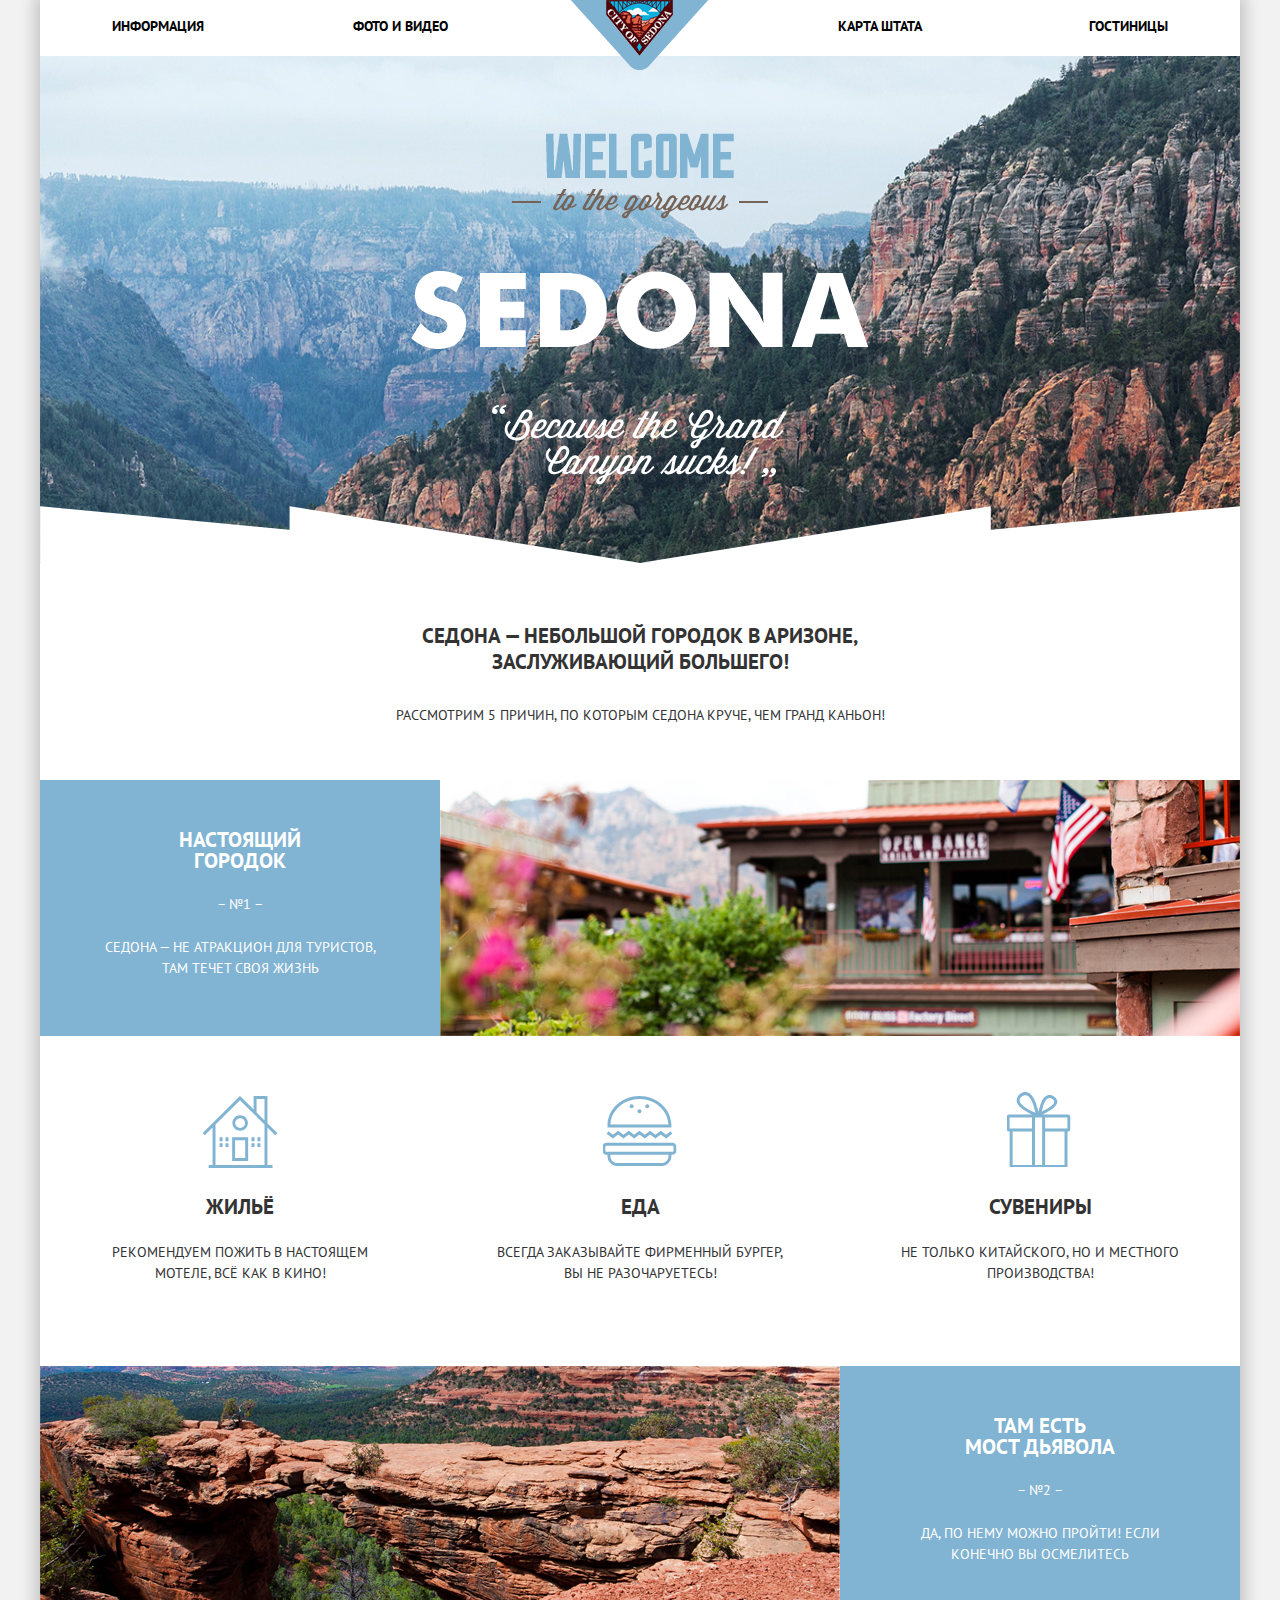
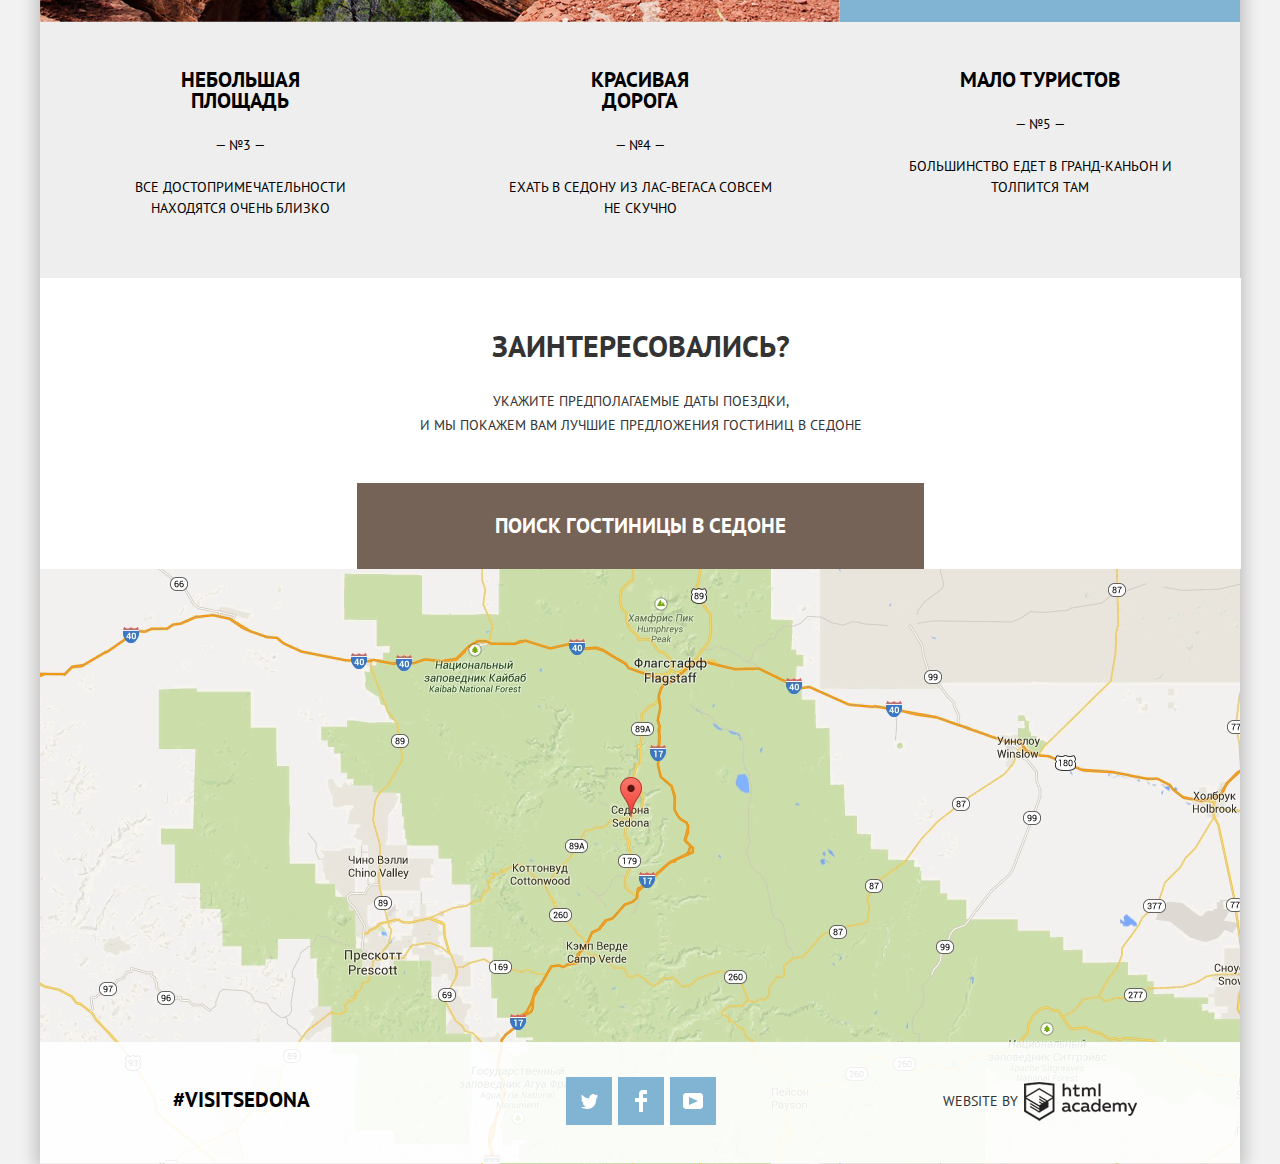
<file: index.html>
<!DOCTYPE html>
<html lang="ru">

<head>
  <meta charset="utf-8">
  <title>Седона</title>
  <link href="https://fonts.googleapis.com/css?family=PT+Sans:400,700&amp;subset=cyrillic" rel="stylesheet">
  <link href="css/normalize.min.css" rel="stylesheet">
  <link href="css/style.min.css" rel="stylesheet">
</head>

<body>
  <div class="container">
    <header class="main-header">
      <nav class="top-menu">

        <a class="logo">
          <img src="img/logo.png" width="138" height="70" alt="Логотип">
        </a>
        <ul class="main-navigation">
          <li class="menu-item">
            <a href="#">Информация</a>
          </li>
          <li class="menu-item">
            <a href="#">Фото и Видео</a>
          </li>
          <li class="menu-item">
            <a href="#">Карта Штата</a>
          </li>
          <li class="menu-item">
            <a href="catalog.html">Гостиницы</a>
          </li>
        </ul>
      </nav>
    </header>
    <main class="content">
      <section class="main-banner">
        <img class="intro-banner" src="img/intro-banner.png" width="458" height="352" alt="Баннер на главной">
      </section>
      <section class="header-banner">
        <h1>
          СЕДОНА — небольшой городок в АРИЗОНЕ, заслуживающий большего!
        </h1>
        <p>Рассмотрим 5 причин, по которым Седона круче, чем гранд каньон!</p>
      </section>
      <section class="description">
        <div class="description-item">
          <h2>Настоящий
            <br> городок
          </h2>
          <span>– №1 –</span>
          <p>Седона — не атракцион для туристов, там течет своя жизнь</p>
        </div>
        <div class="description-photo first"></div>
      </section>
      <section class="facilities">
        <div class="facilities-item item-one">
          <h2 class="facilities-header">Жильё</h2>
          <p>Рекомендуем пожить в настоящем мотеле, всё как в кино!</p>
        </div>
        <div class="facilities-item item-two">
          <h2 class="facilities-header">Еда</h2>
          <p>Всегда заказывайте фирменный бургер, вы не разочаруетесь!</p>
        </div>
        <div class="facilities-item item-three">
          <h2 class="facilities-header">Сувениры</h2>
          <p>Не только китайского, но и местного производства!</p>
        </div>
      </section>
      <section class="description">
        <div class="description-photo second"></div>
        <div class="description-item">
          <h2>Там есть
            <br> мост дьявола </h2>
          <span>– №2 –</span>
          <p>Да, по нему можно пройти! Если конечно вы осмелитесь </p>
        </div>
      </section>
      <section class="advantages">
        <div class="advantages-item">
          <h2>Небольшая площадь</h2>
          <span>— №3 —</span>
          <p>Все достопримечательности находятся очень близко</p>
        </div>
        <div class="advantages-item">
          <h2>Красивая дорога</h2>
          <span>— №4 —</span>
          <p>Ехать в Седону из Лас-Вегаса совсем не скучно</p>
        </div>
        <div class="advantages-item">
          <h2>Мало туристов</h2>
          <span>— №5 —</span>
          <p>Большинство едет в Гранд-Каньон и толпится там</p>
        </div>
      </section>
      <section class="interest">
        <h2>Заинтересовались?</h2>
        <p>Укажите предполагаемые даты поездки,
          <br> и мы покажем вам лучшие предложения гостиниц в Cедоне</p>
        <a class="search-btn">Поиск гостиницы в седоне</a>
      </section>
      <section class="map">
        <form class="search-form" action="https://echo.htmlacademy.ru/" method="get">

          <label class="entry" for="date-of-entry">Дата заезда: </label>

          <a class="date-of-entry" href="#"></a>
          <button class="calendar of-entry">
            <svg xmlns="http://www.w3.org/2000/svg" width="21" height="22" viewBox="0 0 21 22">
              <path d="M19.251 2.025h-2.845V.648c0-.381-.294-.689-.656-.689-.363 0-.656.308-.656.689v1.377h-3.938V.648c0-.381-.294-.689-.655-.689-.363 0-.657.308-.657.689v1.377H5.906V.648c0-.381-.294-.689-.656-.689-.363 0-.657.308-.657.689v1.377H1.75C.784 2.025 0 2.847 0 3.862v16.302C0 21.179.784 22 1.75 22h17.501c.966 0 1.749-.821 1.749-1.836V3.862c0-1.015-.783-1.837-1.749-1.837zm.437 18.139a.448.448 0 0 1-.437.459H1.75a.45.45 0 0 1-.438-.459V3.862a.45.45 0 0 1 .438-.459h2.844v1.378c0 .381.294.689.657.689.362 0 .656-.308.656-.689V3.403h3.938v1.378c0 .381.294.689.657.689.361 0 .655-.308.655-.689V3.403h3.938v1.378c0 .381.293.689.656.689.362 0 .656-.308.656-.689V3.403h2.845c.241 0 .437.206.437.459v16.302z"
              />
              <path d="M4.594 8.225h2.625v2.066H4.594zM4.594 11.668h2.625v2.067H4.594zM4.594 15.112h2.625v2.066H4.594zM9.188 15.112h2.625v2.066H9.188zM9.188 11.668h2.625v2.067H9.188zM9.188 8.225h2.625v2.066H9.188zM13.781 15.112h2.625v2.066h-2.625zM13.781 11.668h2.625v2.067h-2.625zM13.781 8.225h2.625v2.066h-2.625z"
              />
            </svg>
          </button>


          <input type="text" name="date-of-entry" id="date-of-entry" placeholder="24 апреля 2017">


          <label class="departure" for="date-of-departure">Дата выезда: </label>

          <a class="date-of-departure" href="#"></a>
          <button class="calendar of-departure">
            <svg xmlns="http://www.w3.org/2000/svg" width="21" height="22" viewBox="0 0 21 22">
              <path d="M19.251 2.025h-2.845V.648c0-.381-.294-.689-.656-.689-.363 0-.656.308-.656.689v1.377h-3.938V.648c0-.381-.294-.689-.655-.689-.363 0-.657.308-.657.689v1.377H5.906V.648c0-.381-.294-.689-.656-.689-.363 0-.657.308-.657.689v1.377H1.75C.784 2.025 0 2.847 0 3.862v16.302C0 21.179.784 22 1.75 22h17.501c.966 0 1.749-.821 1.749-1.836V3.862c0-1.015-.783-1.837-1.749-1.837zm.437 18.139a.448.448 0 0 1-.437.459H1.75a.45.45 0 0 1-.438-.459V3.862a.45.45 0 0 1 .438-.459h2.844v1.378c0 .381.294.689.657.689.362 0 .656-.308.656-.689V3.403h3.938v1.378c0 .381.294.689.657.689.361 0 .655-.308.655-.689V3.403h3.938v1.378c0 .381.293.689.656.689.362 0 .656-.308.656-.689V3.403h2.845c.241 0 .437.206.437.459v16.302z"
              />
              <path d="M4.594 8.225h2.625v2.066H4.594zM4.594 11.668h2.625v2.067H4.594zM4.594 15.112h2.625v2.066H4.594zM9.188 15.112h2.625v2.066H9.188zM9.188 11.668h2.625v2.067H9.188zM9.188 8.225h2.625v2.066H9.188zM13.781 15.112h2.625v2.066h-2.625zM13.781 11.668h2.625v2.067h-2.625zM13.781 8.225h2.625v2.066h-2.625z"
              />
            </svg>

          </button>


          <input type="text" name="date-of-departure" id="date-of-departure" placeholder="4 июля 2017">

          <div class="amount">
            <label for="numAdult">Взрослые:</label>
            <button name="minus-adult" id="minusAdult" type="button">
              <span class="icon-minus"></span>
            </button>
            <input id="numAdult" type="text" placeholder="2">

            <button name="plus-adult" id="plusAdult" type="button">
              <span class="icon-plus"></span>
            </button>

            <label for="numChild">Дети</label>
            <button name="minus-children" id="minusChild" type="button" aria-label="минус">
              <span class="icon-minus"></span>
            </button>

            <input id="numChild" type="text" placeholder="0">
            <button name="plus-children" id="plusChild" type="button" aria-label="плюс">
              <span class="icon-plus"></span>
            </button>
          </div>
          <button class="search-btn-blue" type="submit" aria-label="Найти">Найти</button>
        </form>

        <iframe src="https://www.google.com/maps/embed?pb=!1m18!1m12!1m3!1d564474.505247366!2d-112.00279115033129!3d34.87271362170046!2m3!1f0!2f0!3f0!3m2!1i1024!2i768!4f13.1!3m3!1m2!1s0x872da132f942b00d%3A0x5548c523fa6c8efd!2z0KHQtdC00L7QvdCwLCDQkNGA0LjQt9C-0L3QsCA4NjMzNiwg0KHQqNCQ!5e0!3m2!1sru!2sru!4v1462035967330"
          allowfullscreen=""></iframe>
      </section>
    </main>
    <footer class="footer footer-index">
      <div class="hashtag">
        <a href="#">#visitsedona</a>
      </div>
      <ul class="social">
        <li>
          <a class="social-btn tw" href="#">
            <span class="visually-hidden">Твиттер</span>
            <svg xmlns="http://www.w3.org/2000/svg" xmlns:xlink="http://www.w3.org/1999/xlink" width="17" height="15" viewBox="0 0 17 15">
              <path fill="#FFF" d="M10.95.144c1.685-.496 2.984.27 3.577 1.179.673-.231 1.331-.481 2.011-.708a2.345 2.345 0 0 1-.857 1.768c.685.17 1.304-.491 1.304-.491-.169 1-1.006 1.788-1.563 2.024-.231 6.75-3.175 11.217-10.077 11.082h-.446c-.41 0-4.164-.46-4.898-1.887 2.271.196 3.893-.422 4.693-1.177-.96-.3-2.679-.477-2.979-2.95.349.106.564.228 1.19.119C1.705 8.247.374 7.53.448 5.33c.285.328 1.067.536 1.34.472C1.085 5.561-.182 2.442.894.85c1.818 1.854 3.735 3.606 7.152 3.773C8.254 2.33 9.183.793 10.95.144z"
              />
            </svg>
          </a>
        </li>
        <li>
          <a class="social-btn fb" href="#">
            <span class="visually-hidden">Фейсбук</span>
            <svg xmlns="http://www.w3.org/2000/svg" width="12" height="22" viewBox="0 0 12 22">
              <path fill="#FFF" d="M12 4V0H8a4 4 0 0 0-4 4v4H0v4h4v10h4V12h4V8H8V4h4z" />
            </svg>
          </a>
        </li>
        <li>
          <a class="social-btn yt" href="#">
            <span class="visually-hidden">Ютуб</span>
            <svg xmlns="http://www.w3.org/2000/svg" xmlns:xlink="http://www.w3.org/1999/xlink" width="20" height="16" viewBox="0 0 20 16">
              <path fill="#FFF" d="M17 0H3C1.35 0 0 1.35 0 3v10c0 1.65 1.35 3 3 3h14c1.65 0 3-1.35 3-3V3c0-1.65-1.35-3-3-3zM6.027 11.998V4.002L15.014 8l-8.987 3.998z"
              />
            </svg>
          </a>
        </li>
      </ul>
      <div class="developer">
      <span>Website by</span>

      <a class="dlogo" href="https://htmlacademy.ru/intensive/htmlcss">
        <span class="developer-logo"></span>
      </a>

  </div>

  </footer>
  </div>
  <script src="js/script.min.js"></script>
</body>

</html>
</file>
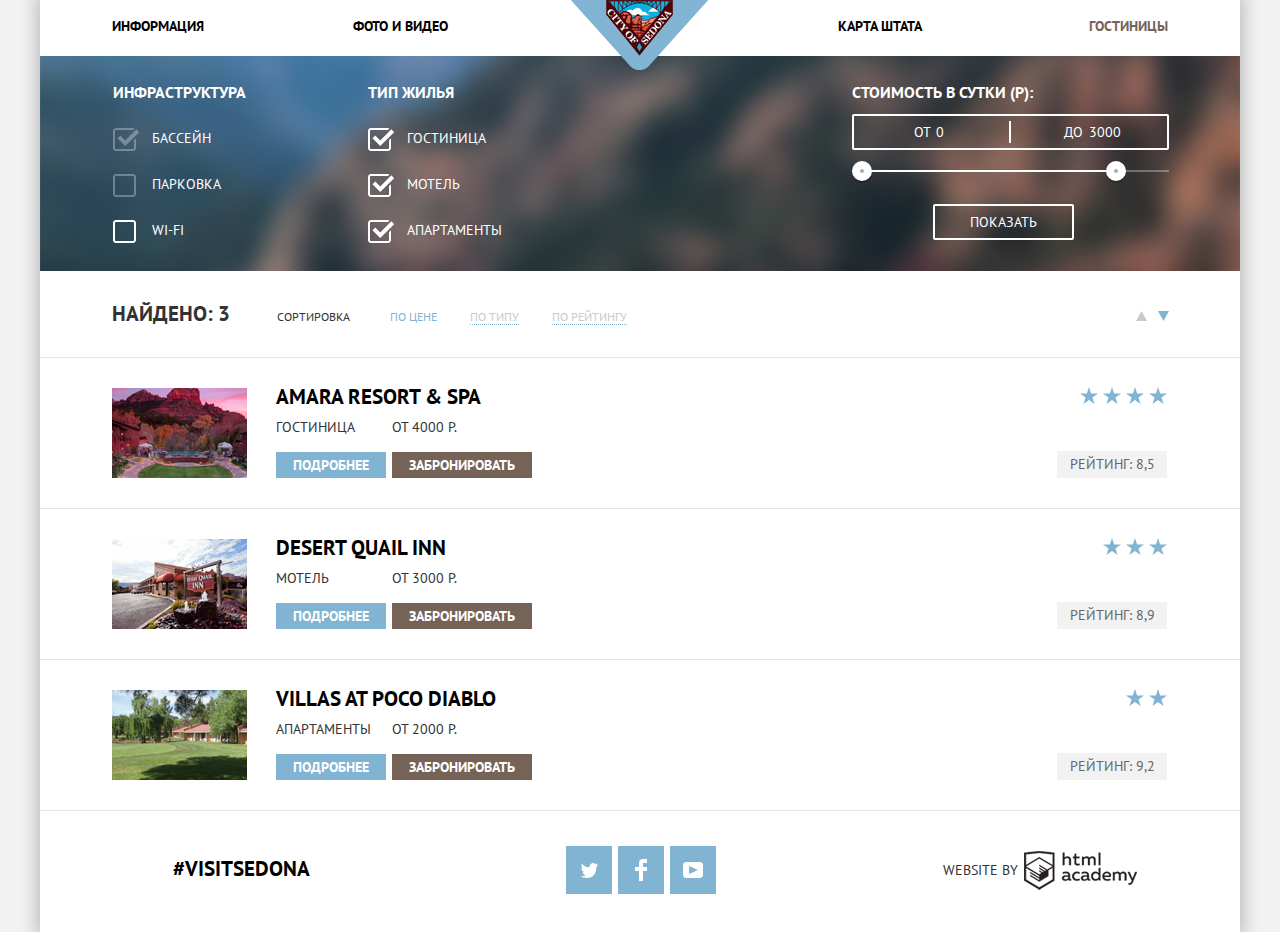
<file: catalog.html>
<!DOCTYPE html>
<html lang="ru">

<head>
  <meta charset="utf-8">
  <title>Седона</title>
  <link href="https://fonts.googleapis.com/css?family=PT+Sans:400,700&amp;subset=cyrillic" rel="stylesheet">
  <link href="css/normalize.min.css" rel="stylesheet">
  <link href="css/style.min.css" rel="stylesheet">
</head>

<body>
  <div class="container">
    <header class="main-header">
      <nav class="top-menu">
        <a class="logo" href="index.html">
          <img src="img/logo.png" width="138" height="70" alt="Логотип">
        </a>
        <ul class="main-navigation">
          <li class="menu-item">
            <a href="#">Информация</a>
          </li>
          <li class="menu-item">
            <a href="#">Фото и Видео</a>
          </li>
          <li class="menu-item">
            <a href="#">Карта Штата</a>
          </li>
          <li class="menu-item">
            <a class="active">Гостиницы</a>
          </li>
        </ul>
      </nav>
    </header>
    <main class="content">
      <section class="filter-block">
        <form class="filter-block-form" action="https://echo.htmlacademy.ru/" method="get">

          <div class="infrastructure">

            <h2>Инфраструктура</h2>

            <input type="checkbox" name="swimmingpool" value="Бассейн" id="i1" checked disabled>
            <label for="i1">Бассейн</label>


            <input type="checkbox" name="parking" value="Парковка" id="i2" disabled>
            <label for="i2">Парковка</label>


            <input type="checkbox" name="wi-fi" value="wi-fi" id="i3">
            <label for="i3">wi-fi</label>
          </div>
          <div class="accommodation">

            <h2>Тип жилья</h2>
            <div class="filter-checkbox">
              <input type="checkbox" name="hotel" value="Гостиница" id="a1" checked>
              <label for="a1">Гостиница</label>
            </div>
            <div class="filter-checkbox">
              <input type="checkbox" name="motel" value="Мотель" id="a2" checked>
              <label for="a2">Мотель</label>
            </div>
            <div class="filter-checkbox">
              <input type="checkbox" name="apartments" value="Апартаменты" id="a3" checked>
              <label for="a3">Апартаменты</label>
            </div>


          </div>
          <div class="filter-range">
            <div class="filter-range-title">Стоимость в сутки (р):</div>
            <div class="price-controls">
              <label class="min-price">от
                <input type="text" name="min-price" value="0">
              </label>
              <label class="max-price">до
                <input type="text" name="max-price" value="3000">
              </label>
            </div>
            <div class="range-controls">
              <div class="scale">
                <div class="bar"></div>
              </div>
              <div class="range-toggle range-toggle-min"></div>
              <div class="range-toggle range-toggle-max"></div>
            </div>
            <button class="btn-transparent" type="submit">Показать</button>
          </div>
        </form>
      </section>
      <section class="sorting-block">
        <div class="sorting-quantity">
          <span>Найдено: 3</span>
        </div>
        <div class="sorting-range">
          <span>Сортировка</span>
          <ul class="sorting-range-list">
            <li>
              <a class="active" href="#">По цене</a>
            </li>
            <li>
              <a href="#">По типу</a>
            </li>
            <li>
              <a href="#">По рейтингу</a>
            </li>
          </ul>
        </div>
        <div class="sorting-ab">
          <ul class="sorting-ab-list">
            <li>
              <a href="#">
                <span class="icon-up-dir">
                  <span class="visually-hidden">Сортировка по возрастанию</span>
                  <svg class="page__img--current" xmlns="http://www.w3.org/2000/svg" width="11" height="10" viewBox="0 0 11 10">
                    <path d="M5.5 0L0 10h11z"></path>
                  </svg>
                </span>
              </a>
            </li>
            <li>
              <a>
                <span class="icon-down-dir active">
                  <span class="visually-hidden">Сортировка по убыванию</span>
                  <svg class="page__img--pending" xmlns="http://www.w3.org/2000/svg" width="11" height="10" viewBox="0 0 11 10">
                    <path d="M5.5 10L0 0h11"></path>
                  </svg>
                </span>
              </a>
            </li>
          </ul>
        </div>

      </section>
      <section class="result-block">
        <article class="result-item">
          <div class="result-image">
            <img class="hotel-image" src="img/amara-resort-small.jpg" alt="Фото отеля Amara Resort & Spa" title="Amara resort &amp; spa"
              width="135" height="90">
          </div>
          <div class="result-description">
            <h1 class="hotel-header">
              <a href="#">Amara Resort & Spa</a>
            </h1>
            <div class="result-details">
              <span>Гостиница</span>

              <a href="#">Подробнее</a>
            </div>
            <div class="reserve">
              <span>От 4000 р.</span>

              <a href="#">Забронировать</a>
            </div>
          </div>

          <div class="result-rating">
            <div class="rating-stars">
              <span class="visually-hidden">Рейтингг отеля</span>
              <span class="icon-star">
                <svg xmlns="http://www.w3.org/2000/svg" width="18" height="17" viewBox="0 0 18 17">
                  <path fill="#81B3D2" d="M9.002 0l2.126 6.494h6.877l-5.564 4.012L14.566 17l-5.564-4.013L3.438 17l2.126-6.494L0 6.494h6.878z"></path>
                </svg>
              </span>
              <span class="icon-star">
                <svg xmlns="http://www.w3.org/2000/svg" width="18" height="17" viewBox="0 0 18 17">
                  <path fill="#81B3D2" d="M9.002 0l2.126 6.494h6.877l-5.564 4.012L14.566 17l-5.564-4.013L3.438 17l2.126-6.494L0 6.494h6.878z"></path>
                </svg>
              </span>
              <span class="icon-star">
                <svg xmlns="http://www.w3.org/2000/svg" width="18" height="17" viewBox="0 0 18 17">
                  <path fill="#81B3D2" d="M9.002 0l2.126 6.494h6.877l-5.564 4.012L14.566 17l-5.564-4.013L3.438 17l2.126-6.494L0 6.494h6.878z"></path>
                </svg>
              </span>
              <span class="icon-star">
                <svg xmlns="http://www.w3.org/2000/svg" width="18" height="17" viewBox="0 0 18 17">
                  <path fill="#81B3D2" d="M9.002 0l2.126 6.494h6.877l-5.564 4.012L14.566 17l-5.564-4.013L3.438 17l2.126-6.494L0 6.494h6.878z"></path>
                </svg>
              </span>
            </div>
            <div class="rating-amount">
              <span>Рейтинг: 8,5</span>
            </div>
          </div>
        </article>
        <article class="result-item">
          <div class="result-image">
            <img class="hotel-image" src="img/desert-quail-small.jpg" alt="Фото отеля Desert Quail Inn" title="Desert Quail Inn" width="135"
              height="90">
          </div>
          <div class="result-description">
            <h1 class="hotel-header">
              <a href="#">Desert Quail Inn</a>
            </h1>
            <div class="result-details">
              <span>Мотель</span>

              <a href="#">Подробнее</a>
            </div>
            <div class="reserve">
              <span>От 3000 р.</span>

              <a href="#">Забронировать</a>
            </div>
          </div>
          <div class="result-rating">
            <div class="rating-stars">
              <span class="visually-hidden">Рейтингг отеля</span>
              <span class="icon-star">
                <svg xmlns="http://www.w3.org/2000/svg" width="18" height="17" viewBox="0 0 18 17">
                  <path fill="#81B3D2" d="M9.002 0l2.126 6.494h6.877l-5.564 4.012L14.566 17l-5.564-4.013L3.438 17l2.126-6.494L0 6.494h6.878z"></path>
                </svg>
              </span>
              <span class="icon-star">
                <svg xmlns="http://www.w3.org/2000/svg" width="18" height="17" viewBox="0 0 18 17">
                  <path fill="#81B3D2" d="M9.002 0l2.126 6.494h6.877l-5.564 4.012L14.566 17l-5.564-4.013L3.438 17l2.126-6.494L0 6.494h6.878z"></path>
                </svg>
              </span>
              <span class="icon-star">
                <svg xmlns="http://www.w3.org/2000/svg" width="18" height="17" viewBox="0 0 18 17">
                  <path fill="#81B3D2" d="M9.002 0l2.126 6.494h6.877l-5.564 4.012L14.566 17l-5.564-4.013L3.438 17l2.126-6.494L0 6.494h6.878z"></path>
                </svg>
              </span>
            </div>
            <div class="rating-amount">
              <span>Рейтинг: 8,9</span>
            </div>
          </div>
        </article>
        <article class="result-item">
          <div class="result-image">
            <img class="hotel-image" src="img/villas-atpoco-small.jpg" alt="Фото отеля Villas at Poco Diablo" title="Villas at Poco Diablo"
              width="135" height="90">
          </div>
          <div class="result-description">
            <h1 class="hotel-header">
              <a href="#">Villas at Poco Diablo</a>
            </h1>
            <div class="result-details">
              <span>Апартаменты</span>

              <a href="#">Подробнее</a>
            </div>
            <div class="reserve">
              <span>От 2000 р.</span>

              <a href="#">Забронировать</a>
            </div>
          </div>
          <div class="result-rating">
            <div class="rating-stars">
              <span class="visually-hidden">Рейтингг отеля</span>
              <span class="icon-star">
                <svg xmlns="http://www.w3.org/2000/svg" width="18" height="17" viewBox="0 0 18 17">
                  <path fill="#81B3D2" d="M9.002 0l2.126 6.494h6.877l-5.564 4.012L14.566 17l-5.564-4.013L3.438 17l2.126-6.494L0 6.494h6.878z"></path>
                </svg>
              </span>
              <span class="icon-star">
                <svg xmlns="http://www.w3.org/2000/svg" width="18" height="17" viewBox="0 0 18 17">
                  <path fill="#81B3D2" d="M9.002 0l2.126 6.494h6.877l-5.564 4.012L14.566 17l-5.564-4.013L3.438 17l2.126-6.494L0 6.494h6.878z"></path>
                </svg>
              </span>
            </div>
            <div class="rating-amount">
              <span>Рейтинг: 9,2</span>
            </div>
          </div>
        </article>
      </section>
    </main>
    <footer class="footer">
      <div class="hashtag">
        <a href="#">#visitsedona</a>
      </div>
      <ul class="social">
        <li>
          <a class="social-btn tw" href="#">
            <span class="visually-hidden">Твиттер</span>
            <svg xmlns="http://www.w3.org/2000/svg" xmlns:xlink="http://www.w3.org/1999/xlink" width="17" height="15" viewBox="0 0 17 15">
              <path fill="#FFF" d="M10.95.144c1.685-.496 2.984.27 3.577 1.179.673-.231 1.331-.481 2.011-.708a2.345 2.345 0 0 1-.857 1.768c.685.17 1.304-.491 1.304-.491-.169 1-1.006 1.788-1.563 2.024-.231 6.75-3.175 11.217-10.077 11.082h-.446c-.41 0-4.164-.46-4.898-1.887 2.271.196 3.893-.422 4.693-1.177-.96-.3-2.679-.477-2.979-2.95.349.106.564.228 1.19.119C1.705 8.247.374 7.53.448 5.33c.285.328 1.067.536 1.34.472C1.085 5.561-.182 2.442.894.85c1.818 1.854 3.735 3.606 7.152 3.773C8.254 2.33 9.183.793 10.95.144z"
              />
            </svg>
          </a>
        </li>
        <li>
          <a class="social-btn fb" href="#">
            <span class="visually-hidden">Фейсбук</span>
            <svg xmlns="http://www.w3.org/2000/svg" width="12" height="22" viewBox="0 0 12 22">
              <path fill="#FFF" d="M12 4V0H8a4 4 0 0 0-4 4v4H0v4h4v10h4V12h4V8H8V4h4z" />
            </svg>
          </a>
        </li>
        <li>
          <a class="social-btn yt" href="#">
            <span class="visually-hidden">Ютуб</span>
            <svg xmlns="http://www.w3.org/2000/svg" xmlns:xlink="http://www.w3.org/1999/xlink" width="20" height="16" viewBox="0 0 20 16">
              <path fill="#FFF" d="M17 0H3C1.35 0 0 1.35 0 3v10c0 1.65 1.35 3 3 3h14c1.65 0 3-1.35 3-3V3c0-1.65-1.35-3-3-3zM6.027 11.998V4.002L15.014 8l-8.987 3.998z"
              />
            </svg>
          </a>
        </li>
      </ul>
      <div class="developer">
        <span>Website by</span>

        <a class="dlogo" href="https://htmlacademy.ru/intensive/htmlcss">
          <span class="developer-logo"></span>
        </a>

      </div>
    </footer>
  </div>
</body>

</html>
</file>
<file: css/style.min.css>
.search-btn-blue,.search-form input,body{text-transform:uppercase}.advantages,.advantages-item,.amount input,.description-item,.filter-block,.filter-range,.main-navigation li,.search-form,.search-form .amount,.search-form .line-adults,.sorting-block{box-sizing:border-box}.footer a,.main-navigation a,.sorting-range-list .active,a{text-decoration:none}.footer .developer,.footer .social,.main-navigation,.sorting-block ul,.sorting-range-list,.sorting-sort-list{list-style:none}body{margin:0;padding:0;height:100%;font-family:"PT Sans",Arial,sans-serif;font-size:14px;line-height:26px;color:#333;font-weight:400;background-color:#f2f2f2}.visually-hidden:not(:focus):not(:active),input[type=checkbox].visually-hidden,input[type=radio].visually-hidden{position:absolute;width:1px;height:1px;margin:-1px;border:0;padding:0;white-space:nowrap;clip-path:inset(100%);clip:rect(0 0 0 0);overflow:hidden}img{max-width:100%;height:auto}.container{width:1200px;margin:0 auto;background-color:#fff;box-shadow:0 0 15px 5px rgba(0,1,1,.2)}.main-header{height:56px;position:relative;justify-content:space-between;align-items:center}.main-navigation{display:flex;margin:0;padding:13px 0 17px;line-height:26px}.main-navigation a{color:#000;display:block;font-size:14px;font-weight:700}.top-menu .active{color:#766357}.main-navigation li{width:240px;list-style:none}.main-navigation li:first-child{padding-left:72px;text-align:left}.main-navigation li:last-child{padding-right:72px;text-align:right}.advantages-item,.description-item,.facilities,.facilities-item::before,.header-banner,.interest,.main-banner,.main-navigation li:nth-child(2),.main-navigation li:nth-child(3),.rating-amount{text-align:center}.main-navigation li:nth-child(3){margin-left:240px}.hotel-header a:hover,.main-navigation a:hover{color:#81b3d2}.hotel-header a:active,.main-navigation a:active{color:#b7b7b7}.main-navigation a:active{color:#766357}.main-banner{margin:0 0 60px;padding:0;display:block;min-height:507px;background:url(../img/shape.png) 52% bottom no-repeat,url(../img/background-photo.jpg) center no-repeat #81b3d2;background-size:auto,1200px 518px;width:100%}.intro-banner{position:relative;top:77px;margin:0 auto}.header-banner h1{margin:0;font-size:21px;line-height:26px;font-weight:700;padding-bottom:13px}.header-banner p{font-size:14px;line-height:26px}.description-item{background-color:#81b3d2;color:#fff}.description-item h2{margin:0;font-size:21px;line-height:21px;font-weight:700;padding-bottom:20px}.description-item p{margin:0;padding-top:20px;line-height:21px}.advantages-item{color:#000;background-color:#eee;width:33.3333333%;padding:30px 60px 45px}.advantages-item h2{margin-bottom:21px}.advantages-item p{margin-top:19px;line-height:21px}.description-photo.first{background:url(../img/description-photo-first.jpg) #e5aca1;width:800px;background-size:cover}.facilities-item p{max-width:300px;line-height:21px}.description-photo.second{background:url(../img/description-photo-second.jpg) #e4af97;width:800px;background-size:cover}.interest{z-index:2;position:relative;background:#fff}.interest h2{padding:0;margin:0 0 25px;font-size:30px;line-height:36px;font-weight:700}.search-btn:hover{background-color:#604e43}.search-btn:active{background-color:#503e33;color:#857871}.data-line label{line-height:26px;font-weight:700}.search-btn-blue:hover{background-color:#669ec0}.search-btn-blue:active{background-color:#5496bd;color:#88b6d1}.search-btn-blue{width:100%;background-color:#81b3d2;border:none;font-size:21px;color:#fff;line-height:16px;padding:21px 0;-webkit-align-self:flex-end;-ms-flex-item-align:end;align-self:flex-end;font-weight:700}.search-form input,.search-form input:hover{background-color:#f2f2f2}.search-form input{font:inherit;height:31px;border:2px solid #f2f2f2;font-weight:700;padding-right:44px;width:63%}[type=button]::-moz-focus-inner,[type=reset]::-moz-focus-inner,[type=submit]::-moz-focus-inner,button::-moz-focus-inner{border-style:none;padding:0}.search-form input:focus{outline:#f2f2f2 solid 2px;background-color:transparent;border:2px solid #e5e5e5}.calendar{position:absolute;display:block;width:22px;height:22px;background-repeat:no-repeat;background-color:transparent;border:none;margin-right:5px;cursor:pointer;fill:#cacaca;outline-width:0}.calendar.of-entry{top:62px;right:65px}.calendar.of-departure{top:130px;right:65px}.calendar.of-departure:hover,.calendar.of-entry:hover{fill:#000}.calendar.of-departure:active,.calendar.of-entry:active{fill:#81b3d2;outline-style:none;border:none}.icon-minus,.icon-plus{margin:0 auto;width:11px;height:11px;display:block;background:url(../img/spritesheet.png) no-repeat}.icon-minus{background-position:-5px -337px}.icon-minus:hover{background-position:-5px -363px}.icon-minus:active{background-position:-5px -350px}.icon-plus:hover{background-position:-5px -422px}.icon-plus{background-position:-5px -380px}.icon-plus:active{background-position:-5px -401px}.icon-minus.btn:hover,.icon-plus.btn:hover{background-color:#000}.icon-minus.btn:active,.icon-plus.btn:active{background-color:#81b3d2}::-webkit-input-placeholder{color:#000;opacity:1}::-moz-placeholder{color:#000;opacity:1}:-moz-placeholder{color:#000;opacity:1}:-ms-input-placeholder{color:#000;opacity:1}.date-of-departure,.date-of-entry{position:absolute;font-size:21px;line-height:26px;color:#c2c2c2}.date-of-entry{top:62px;right:60px}.search-form .line-adults{display:flex;justify-content:space-between;align-items:center;height:40px;width:458px}.amount button[name=minus-adult]{margin-left:40px}.amount button{height:37px;width:40px;border:none;background-color:#f2f2f2;color:#a9a9a9}.amount button[name=plus-adult]{margin-right:52px}.search-form .amount{display:flex;justify-content:space-between;align-items:center;height:30px;width:458px;margin-top:5px}.filter-block input[type=checkbox],.filter-block-form input[type=checkbox]{display:none}.amount button:hover{color:#000}.amount button:active{color:#81b3d2}.filter-btn,.price-input input{color:#fff;text-transform:uppercase}.amount input{width:37px;background-color:#f2f2f2;border:2px solid #f2f2f2;padding:7px;height:37px;text-align:center}.filter-block{background:url(../img/filter-background.jpg) no-repeat #70879c}.result-block{background:#fff}.filter-block h2{font-size:16px;line-height:21px;font-weight:700;margin:0;padding:0}.filter-block fieldset{border:none}.filter-block label{line-height:21px;text-transform:uppercase}.price-input input{background-color:transparent}.filter-block-form input[type=checkbox]:checked+label::before{background-position:-5px -248px}.filter-block-form input[type=checkbox]+label::before{content:"";background:url(../img/checkbox-off.svg) no-repeat;position:absolute;left:0;width:50px;height:26px}.filter-block-form input[type=checkbox]:checked+label::before{background:url(../img/checkbox-on.svg) no-repeat;content:'';position:absolute;left:0;width:50px;height:26px;padding:25px}.facilities-item.item-one::before,.facilities-item.item-three::before,.facilities-item.item-two::before,.facilities-item::before,.price-controls::after{content:""}.filter-block-form input[type=checkbox]+label{display:block;padding-left:39px;position:relative;cursor:pointer}.filter-block-form input[type=checkbox]:checked:disabled+label::before,.filter-block-form input[type=checkbox]:disabled+label::before{opacity:.3}.accommodation label,.infrastructure label{line-height:21px;font-size:14px;font-weight:400;margin-bottom:25px}.accommodation h2,.infrastructure h2{font-size:16px;font-weight:700;margin-top:0;margin-bottom:25px}[type=checkbox],[type=radio]{box-sizing:border-box;padding:0}.filter-btn{background-color:transparent;line-height:24px}.filter-btn:hover{background-color:#fff;color:#000}.sorting-quantity span{font-size:21px;line-height:26px;font-weight:700}.sorting-range span{font-size:12px;line-height:18px}.sorting-range-list a{color:#cacaca;border-bottom:1px dotted #81b3d2}.sorting-range-list a:hover{color:#81b3d2}.sorting-range-list .active{color:#81b3d2;border:none}.hotel-header{font-size:21px;line-height:26px}.hotel-header a{color:#000}.reserve a,.result-details a{color:#fff;padding:0 17px;display:block;margin-top:12px;font-weight:700}.result-details a{background-color:#81b3d2}.reserve a{background-color:#766357}.rating-amount span{background-color:#f2f2f2}.reserve a:active,.reserve a:hover{background-color:#503e33}.reserve a:active{color:#857871}.result-details a:hover{background-color:#669ec0}.result-details a:active{background-color:#5496bd;color:#88b6d1}.sorting-range-list a:active{color:#000}.social-btn{display:-webkit-box;display:-ms-flexbox;display:flex;-webkit-box-align:center;-ms-flex-align:center;align-items:center;-webkit-box-pack:center;-ms-flex-pack:center;justify-content:center;width:46px;height:48px;background-color:#81b3d2;margin:0 auto;padding:0}.social-btn:hover{background:#669ec0}.social-btn:active{fill:#88b6d1}.developer-logo{display:inline-block;background-image:url(../img/spritesheet.png);background-repeat:no-repeat;background-color:transparent;width:113px;height:39px;background-position:-5px -5px;vertical-align:top;margin-left:6px}.dlogo:hover .developer-logo{background-position:-5px -103px}.dlogo:active .developer-logo{background-position:-5px -54px}.top-menu .logo{position:absolute;left:50%;transform:translateX(-50%);top:0}.header-banner{width:576px;display:block;margin:0 auto 52px;padding:0}.description-item,.description-item:nth-child(2){padding:49px 54px 57px}.description{display:flex;flex-direction:row}.description-item{width:400px}.advantages{display:flex;background-color:#eee;z-index:2;position:relative}.facilities{display:flex;position:relative;-webkit-flex-direction:row;-ms-flex-direction:row;flex-direction:row;line-height:21px}.facilities-item::before{display:flex;position:absolute;width:75px;height:75px}.facilities-item{position:relative;-webkit-flex-basis:256px;-ms-flex-preferred-size:256px;width:33%;-webkit-flex-grow:1;-ms-flex-positive:1;flex-grow:1;padding:165px 50px 68px}.item-one::before,.item-two::before{top:60px;left:50%;-webkit-transform:translateX(-50%);transform:translateX(-50%)}.item-three::before{top:56px;left:51%;-webkit-transform:translateX(-50%);transform:translateX(-50%)}.facilities-header{padding:0;margin:-5px 0 25px;font-size:21px;line-height:21px}.advantages-item h2{padding:0 60px;font-size:21px;line-height:21px}.facilities-item.item-one::before{background:url(../img/icon-1.svg) no-repeat}.facilities-item.item-two::before{background:url(../img/icon-3.svg) no-repeat}.facilities-item.item-three::before{background:url(../img/icon-2.svg) no-repeat}.search-btn{display:inline-block;margin:0 auto;padding:30px 0;width:567px;justify-content:center;background-color:#766357;color:#fff;font-size:21px;line-height:26px;font-weight:700;z-index:15}.interest{display:block;width:579px;padding-top:50px;padding-left:311px;padding-right:311px}.map,.map iframe{width:1200px;border:0}.interest p{margin-bottom:46px;line-height:24px}.search,.search-form,.search-form form{margin:0 auto}.map{display:flex;position:relative;background:url(../img/map.png) #cbdda9;z-index:1}.map iframe{background:url(../img/map.png) no-repeat ffffff;height:595px}.date-of-departure{top:130px;right:60px}.search-form{display:-ms-flexbox;-ms-flex-wrap:wrap;flex-wrap:wrap;-ms-flex-pack:justify;justify-content:space-between;position:absolute;top:0;z-index:10;right:0;bottom:0;left:0;padding:55px;width:568px;height:395px;background:#fff;font-weight:700;line-height:26px;box-shadow:0 0 15px 7px rgba(0,1,1,.15)}.search-form .departure,.search-form .entry{padding-top:5px}.search{width:567px}.search-form-visible{display:flex;animation:popuping .7s ease-in-out forwards;z-index:7}.search-form-invisible{display:none;animation:leaving .5s ease-in-out forwards}.search-form input[name=date-of-entry],.search-form input[name=date-of-departure]{padding-left:11px}.amount button[name=minus-children]{margin-left:26px}.date-of-departure span:hover,.date-of-entry span:hover{color:#000}.hashtag{padding-left:131px}.social{padding-left:256px}.developer{padding-left:227px}.filter-block{display:flex}.infrastructure{width:256px}.accommodation{width:274px}.filter-range{color:#fff;text-transform:uppercase;position:relative;width:528px;padding-left:210px}.filter-range-title{margin-bottom:11px;font-weight:600;font-size:16px;line-height:21px}.price-controls{position:relative;height:32px;margin-bottom:20px;font-size:0;border:2px solid #fff;border-radius:2px}.price-controls::after{position:absolute;top:50%;left:50%;width:2px;height:22px;background:#fff;transform:translate(-50%,-50%)}.price-controls label{display:inline-block;font-size:14px;line-height:21px;cursor:pointer;margin-top:5px}.price-controls .max-price,.price-controls .min-price{width:90px;padding-left:60px}.price-controls input{width:50px;margin:0;color:inherit;font:inherit;background:0 0;border:none}.range-controls{position:relative;margin-bottom:32px}.btn-transparent,.range-toggle{position:absolute;cursor:pointer}.range-controls .scale{height:2px;background:rgba(255,255,255,.3)}.range-controls .bar{width:80%;height:2px;background:#fff}.range-toggle{top:-9px;width:4px;height:4px;background:#ababab;border:8px solid #fff;border-radius:50%;box-shadow:0 2px 1px 0 rgba(0,1,1,.2)}.range-toggle:hover{background:#1c4f80}.range-toggle-min{left:0}.range-toggle-max{left:80%}.btn-transparent{display:block;margin:0 auto;right:95px;padding:6px 35px;font-size:14px;line-height:20px;color:#fff;text-transform:uppercase;background:0 0;border:2px solid #fff;border-radius:2px}.result-item,.sorting-block{border-bottom:1px solid #e5e5e5;display:flex}.btn-transparent:hover{color:#000;background:#fff}.filter-block-form{display:flex;width:1056px;padding:26px 72px 5px 73px}.sorting-block{padding:30px 72px 28px;align-items:baseline}.sorting-quantity{width:165px}.sorting-range{width:781px;display:flex;align-items:flex-end;font-size:12px;line-height:18px}ul.sorting-range-list{display:flex;margin:0 0 0 40px;padding:0}.sorting-range-list li{margin-right:33px}.result-item{padding:29px 72px 21px;align-items:center}.result-image{margin-right:29px}img.hotel-image{width:135px;height:90px}.hotel-header{min-width:750px;margin-top:-3px;margin-bottom:4px}.result-description{display:flex;flex-wrap:wrap;width:781px;min-height:100px;align-content:flex-start}.result-details{margin:0 6px 0 0;padding:0}.result-details span{margin-bottom:20px}.rating-amount{padding:3px;margin-bottom:9px;color:#666;background-color:#f2f2f2;line-height:21px}.filter-block{min-height:215px;color:#fff;background-position:center}.sorting-ab{width:110px}.sorting-ab ul{-webkit-box-pack:end;-webkit-justify-content:flex-end;-ms-flex-pack:end;justify-content:flex-end}.sorting-ab-list li{display:block;padding-left:12px;height:19px;width:10px}.result-rating,.sorting-block ul{display:-webkit-box;display:-ms-flexbox}.sorting-ab span{color:#ccc;font-size:23px;line-height:20px}.sorting-ab .active{color:#81b3d2}.icon-down-dir::before,.icon-up-dir::before{margin:0;text-decoration:none}.sorting-block ul{display:-webkit-flex;display:flex;margin:0}.icon-down-dir.active{fill:#81b3d2}.icon-up-dir{fill:#cacaca}.icon-up-dir:hover{color:#000;fill:#000}.icon-calendar:active,.rating-stars,.sorting-ab span:active{color:#81b3d2}.icon-up-dir:active{fill:#81b3d2}.sorting-range ul{padding-left:40px}.result-rating{display:flex;-webkit-box-orient:vertical;-webkit-box-direction:normal;-ms-flex-direction:column;flex-direction:column;height:100px;width:110px;text-align:right;-webkit-box-pack:justify;-ms-flex-pack:justify;justify-content:space-between}.footer,.footer .social{display:-webkit-box;display:-ms-flexbox}.rating-stars{font-size:19px;line-height:21px}.icon-star::before{margin-right:0}.footer{-webkit-box-sizing:border-box;box-sizing:border-box;margin:0;display:flex;width:1200px;padding:21px 0 24px 2px;-webkit-box-align:center;-ms-flex-align:center;align-items:center;background-color:rgba(255,255,255,.9)}.footer-index{margin-top:-122px;z-index:3;position:relative}.footer a{color:#000;font-size:21px;line-height:26px;font-weight:700}.footer .social{display:flex;-ms-flex-wrap:wrap;flex-wrap:wrap;-webkit-box-pack:justify;-ms-flex-pack:justify;justify-content:space-between;width:150px}.footer .developer{display:-webkit-box;display:-ms-flexbox;display:flex;-webkit-box-pack:center;-ms-flex-pack:center;justify-content:center;-webkit-box-align:center;-ms-flex-align:center;align-items:center}@keyframes popuping{0%{top:-480px}70%{top:-50px}100%{top:0}}@keyframes leaving{0%{top:0}60%{top:-50px}100%{top:-480px}}
</file>
